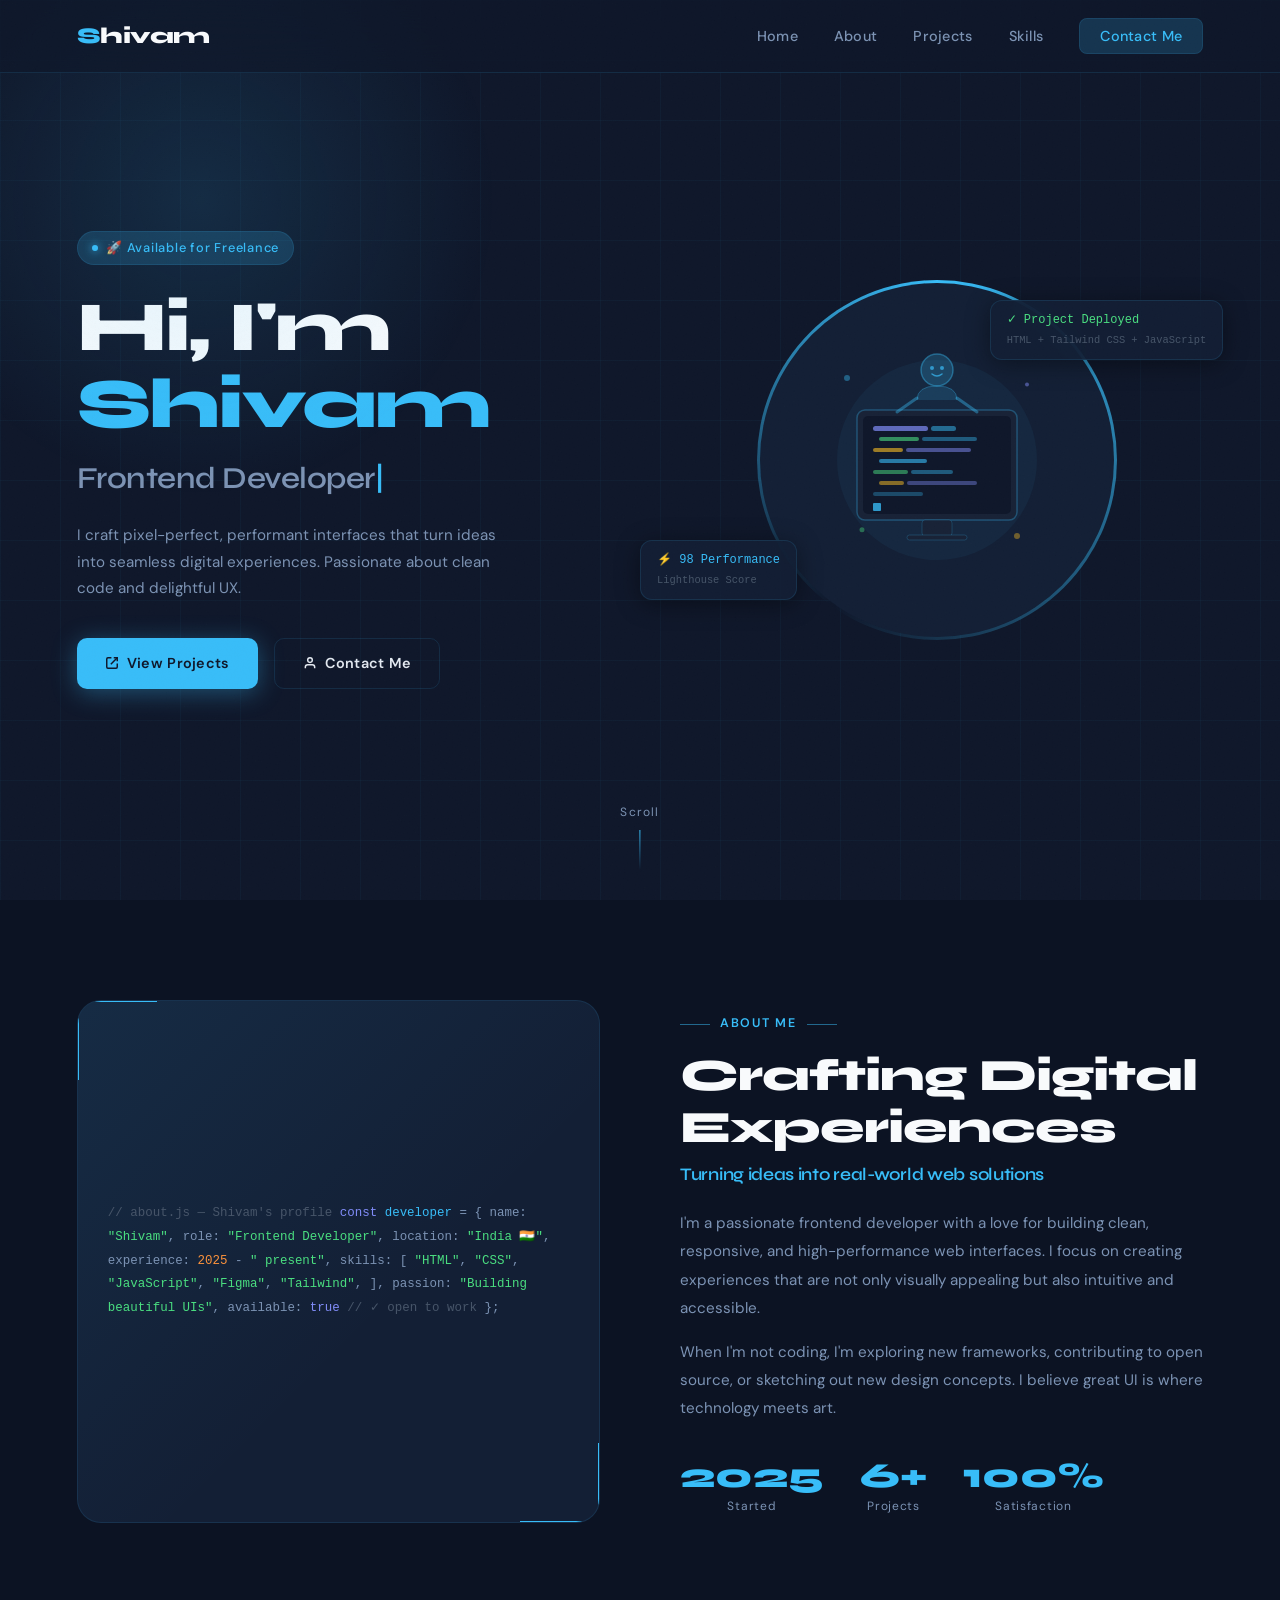
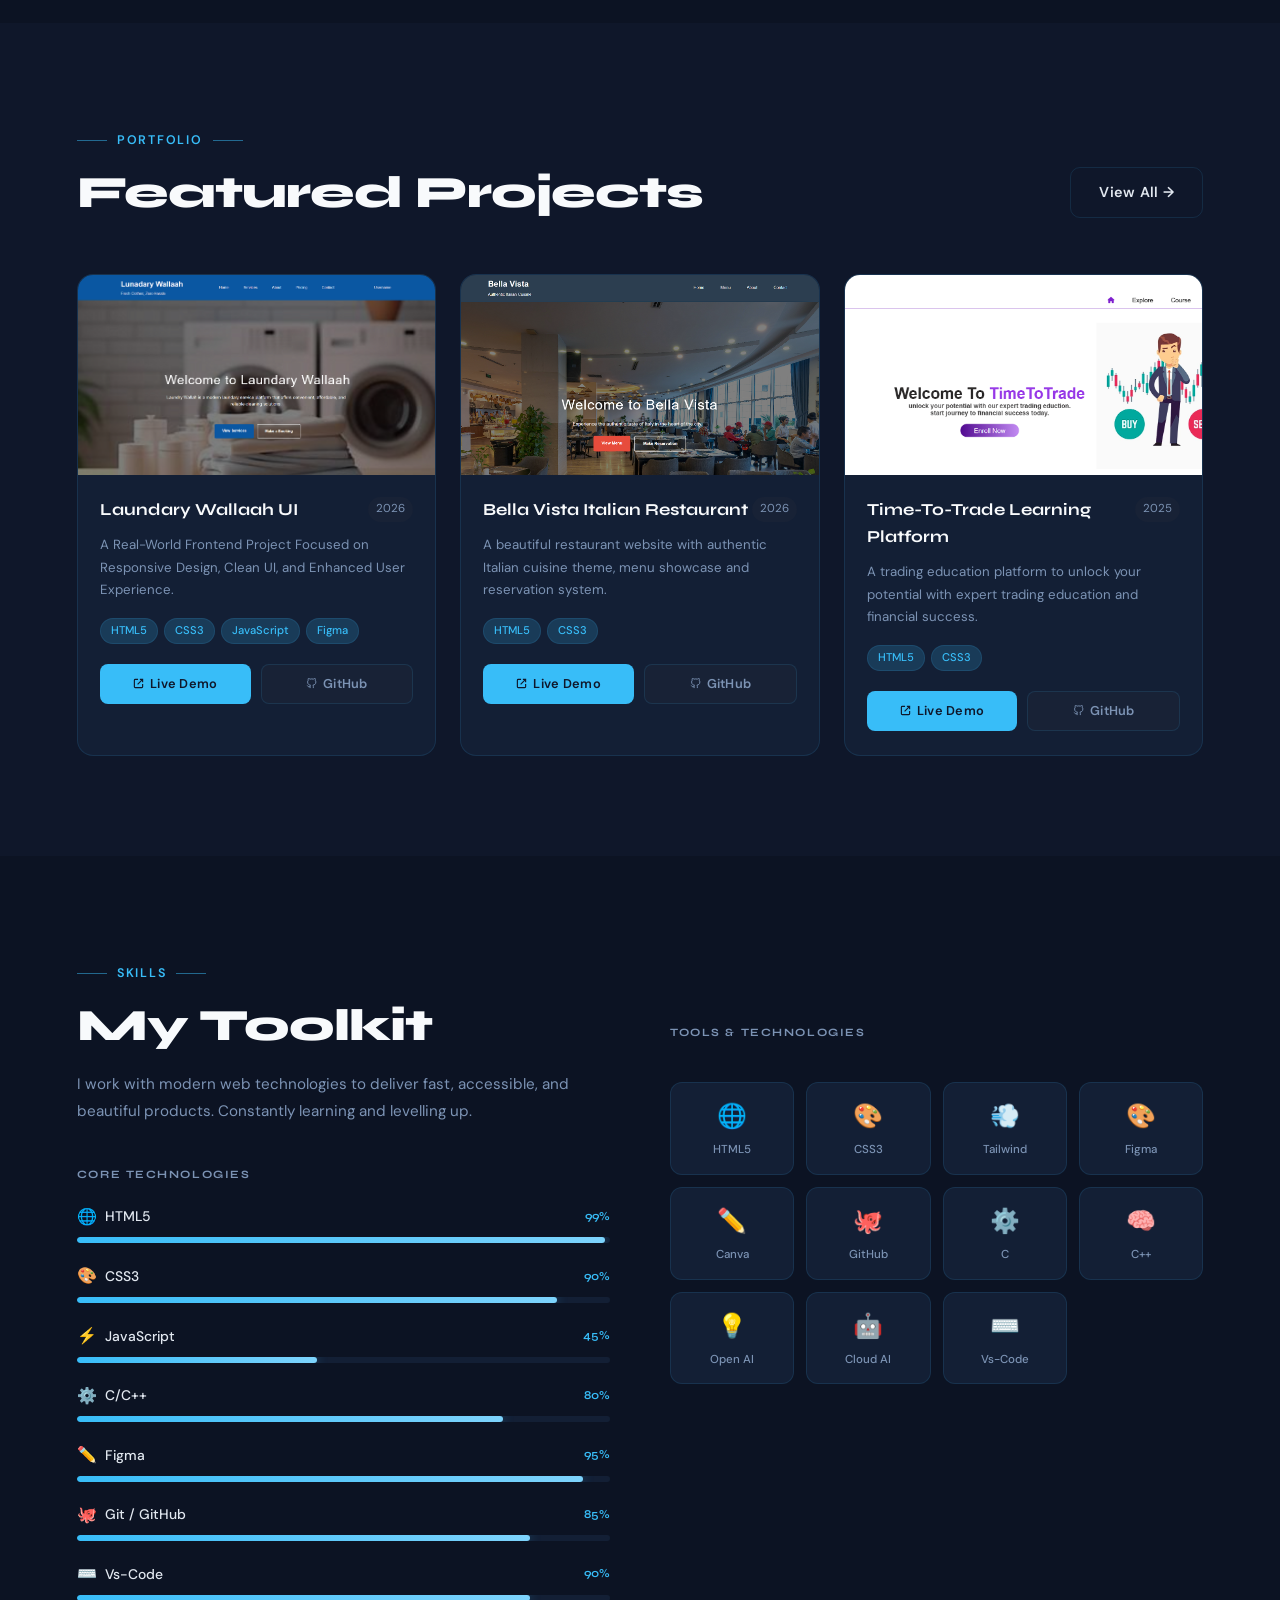
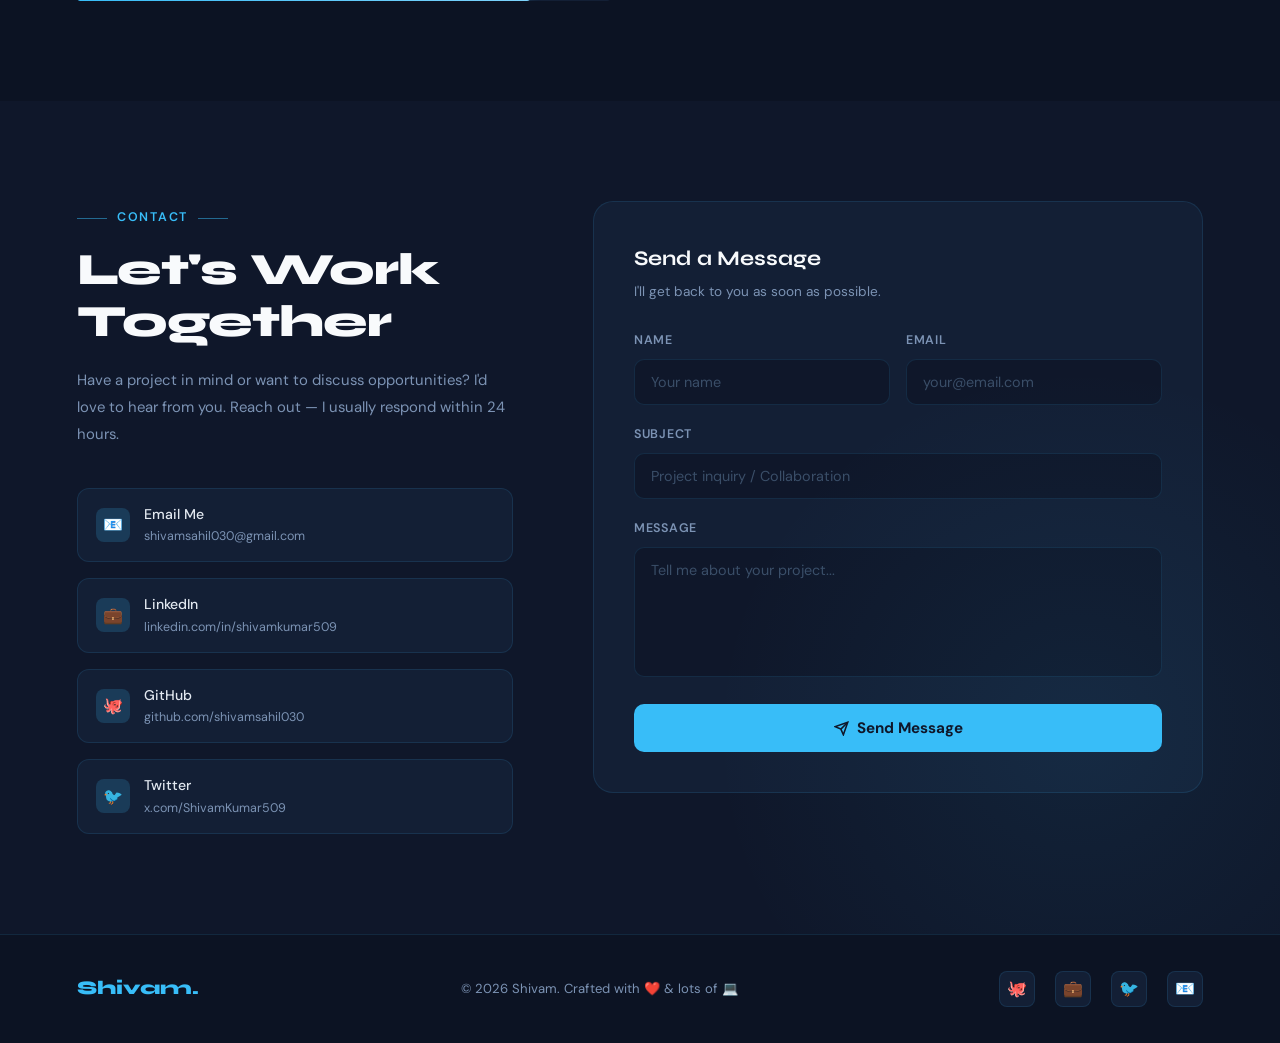
<file: index.html>
<!DOCTYPE html>
<html lang="en">

<head>
  <meta charset="UTF-8">
  <meta name="viewport" content="width=device-width, initial-scale=1.0">
  <title>Shivam — Frontend Developer</title>
  <link
    href="https://fonts.googleapis.com/css2?family=Syne:wght@400;500;600;700;800&family=DM+Sans:ital,wght@0,300;0,400;0,500;1,300&display=swap"
    rel="stylesheet">
  <link rel="stylesheet" href="index.css">
</head>

<body>

  <!-- NAVBAR -->
  <nav id="navbar">
    <div class="logo">S<span>hivam</span></div>
    <ul>
      <li><a href="#hero">Home</a></li>
      <li><a href="#about">About</a></li>
      <li><a href="#projects">Projects</a></li>
      <li><a href="#skills">Skills</a></li>
      <li><a href="#contact" class="nav-cta">Contact Me</a></li>
    </ul>
    <div class="burger" id="burgerBtn"><span></span><span></span><span></span></div>
  </nav>

  <!-- MOBILE MENU -->
  <div class="mobile-menu" id="mobileMenu">
    <button class="close-btn" id="closeMenu">✕</button>
    <a href="#hero" onclick="closeMobile()">Home</a>
    <a href="#about" onclick="closeMobile()">About</a>
    <a href="projects.html" onclick="closeMobile()">Projects</a>
    <a href="#skills" onclick="closeMobile()">Skills</a>
    <a href="#contact" onclick="closeMobile()">Contact Me</a>
  </div>

  <!-- HERO -->
  <section id="hero">
    <div class="hero-grid">
      <div class="hero-content">
        <div class="hero-badge">🚀 Available for Freelance</div>
        <h1>Hi, I'm<br><span class="blue">Shivam</span></h1>
        <p class="hero-sub"><span id="typedText"></span><span class="typed-cursor">|</span></p>
        <p class="hero-para">I craft pixel-perfect, performant interfaces that turn ideas into seamless digital
          experiences. Passionate about clean code and delightful UX.</p>
        <div class="hero-btns">
          <a href="#projects" class="btn btn-primary">
            <svg width="14" height="14" viewBox="0 0 24 24" fill="none" stroke="currentColor" stroke-width="2.5">
              <polyline points="15 3 21 3 21 9" />
              <line x1="10" y1="14" x2="21" y2="3" />
              <path d="M21 13v6a2 2 0 01-2 2H5a2 2 0 01-2-2V5a2 2 0 012-2h6" />
            </svg>
            View Projects
          </a>
          <a href="#contact" class="btn btn-outline">
            <svg width="14" height="14" viewBox="0 0 24 24" fill="none" stroke="currentColor" stroke-width="2.5">
              <path d="M20 21v-2a4 4 0 00-4-4H8a4 4 0 00-4 4v2" />
              <circle cx="12" cy="7" r="4" />
            </svg>
            Contact Me
          </a>
        </div>
      </div>
      <div class="hero-visual">
        <div class="hero-avatar-ring">
          <div class="hero-avatar-inner">
            <svg class="dev-svg" viewBox="0 0 260 260" fill="none" xmlns="http://www.w3.org/2000/svg">
              <circle cx="130" cy="130" r="100" fill="rgba(56,189,248,0.05)" />
              <rect x="50" y="80" width="160" height="110" rx="8" fill="#182236" stroke="rgba(56,189,248,0.3)"
                stroke-width="1.5" />
              <rect x="56" y="86" width="148" height="98" rx="5" fill="#0f172a" />
              <rect x="115" y="190" width="30" height="16" rx="3" fill="#182236" stroke="rgba(56,189,248,0.2)"
                stroke-width="1" />
              <rect x="100" y="205" width="60" height="5" rx="2.5" fill="#182236" stroke="rgba(56,189,248,0.2)"
                stroke-width="1" />
              <rect x="66" y="96" width="55" height="5" rx="2.5" fill="rgba(129,140,248,0.7)" />
              <rect x="124" y="96" width="25" height="5" rx="2.5" fill="rgba(56,189,248,0.5)" />
              <rect x="72" y="107" width="40" height="4" rx="2" fill="rgba(74,222,128,0.6)" />
              <rect x="115" y="107" width="55" height="4" rx="2" fill="rgba(56,189,248,0.4)" />
              <rect x="66" y="118" width="30" height="4" rx="2" fill="rgba(251,191,36,0.6)" />
              <rect x="99" y="118" width="65" height="4" rx="2" fill="rgba(129,140,248,0.5)" />
              <rect x="72" y="129" width="48" height="4" rx="2" fill="rgba(56,189,248,0.6)" />
              <rect x="66" y="140" width="35" height="4" rx="2" fill="rgba(74,222,128,0.5)" />
              <rect x="104" y="140" width="42" height="4" rx="2" fill="rgba(56,189,248,0.4)" />
              <rect x="72" y="151" width="25" height="4" rx="2" fill="rgba(251,191,36,0.5)" />
              <rect x="100" y="151" width="70" height="4" rx="2" fill="rgba(129,140,248,0.4)" />
              <rect x="66" y="162" width="50" height="4" rx="2" fill="rgba(56,189,248,0.3)" />
              <rect x="66" y="173" width="8" height="8" rx="1" fill="rgba(56,189,248,0.9)">
                <animate attributeName="opacity" values="1;0;1" dur="1s" repeatCount="indefinite" />
              </rect>
              <circle cx="130" cy="40" r="16" fill="rgba(56,189,248,0.2)" stroke="rgba(56,189,248,0.4)"
                stroke-width="1.5" />
              <circle cx="125" cy="38" r="2" fill="rgba(56,189,248,0.7)" />
              <circle cx="135" cy="38" r="2" fill="rgba(56,189,248,0.7)" />
              <path d="M 125 44 Q 130 48 135 44" stroke="rgba(56,189,248,0.7)" stroke-width="1.5" fill="none"
                stroke-linecap="round" />
              <path d="M 110 70 Q 110 56 130 56 Q 150 56 150 70" fill="rgba(56,189,248,0.15)"
                stroke="rgba(56,189,248,0.3)" stroke-width="1" />
              <path d="M 110 68 L 90 82" stroke="rgba(56,189,248,0.4)" stroke-width="3" stroke-linecap="round" />
              <path d="M 150 68 L 170 82" stroke="rgba(56,189,248,0.4)" stroke-width="3" stroke-linecap="round" />
              <circle cx="40" cy="50" r="3" fill="rgba(56,189,248,0.4)">
                <animate attributeName="cy" values="50;44;50" dur="2.5s" repeatCount="indefinite" />
              </circle>
              <circle cx="220" cy="60" r="2" fill="rgba(129,140,248,0.5)">
                <animate attributeName="cy" values="60;54;60" dur="2s" repeatCount="indefinite" />
              </circle>
              <circle cx="55" cy="200" r="2.5" fill="rgba(74,222,128,0.4)">
                <animate attributeName="cy" values="200;194;200" dur="3s" repeatCount="indefinite" />
              </circle>
              <circle cx="210" cy="210" r="3" fill="rgba(251,191,36,0.4)">
                <animate attributeName="cy" values="210;204;210" dur="2.2s" repeatCount="indefinite" />
              </circle>
            </svg>
          </div>
        </div>
        <div class="float-card fc1">
          <div style="color:#4ade80;margin-bottom:2px">✓ Project Deployed</div>
          <div style="color:#475569;font-size:.65rem">HTML + Tailwind CSS + JavaScript</div>
        </div>
        <div class="float-card fc2">
          <div style="margin-bottom:2px">⚡ 98 Performance</div>
          <div style="color:#475569;font-size:.65rem">Lighthouse Score</div>
        </div>
      </div>
    </div>
    <div class="hero-scroll">
      <span>Scroll</span>
      <div class="scroll-line"></div>
    </div>
  </section>

  <!-- ABOUT -->
  <section id="about">
    <div class="section-wrap">
      <div class="about-grid">
        <div class="about-img-wrap reveal">
          <div class="about-box">
            <div class="about-corner"></div>
            <div class="about-corner br"></div>
            <div class="code-block">
              <span class="cm">// about.js — Shivam's profile</span>

              <span class="kw">const</span> <span class="fn">developer</span> = {
              name: <span class="str">"Shivam"</span>,
              role: <span class="str">"Frontend Developer"</span>,
              location: <span class="str">"India 🇮🇳"</span>,
              experience: <span class="num">2025</span> - <span class="str">" present"</span>,

              skills: [
              <span class="str">"HTML"</span>, <span class="str">"CSS"</span>,
              <span class="str">"JavaScript"</span>, <span class="str">"Figma"</span>,
              <span class="str">"Tailwind"</span>,
              ],

              passion: <span class="str">"Building beautiful UIs"</span>,
              available: <span class="kw">true</span> <span class="cm">// ✓ open to work</span>
              };
            </div>
          </div>
        </div>
        <div class="about-text-col reveal reveal-delay-1">
          <div class="section-label">About Me</div>
          <h2 class="section-title">Crafting Digital<br>Experiences</h2>
          <p class="about-subtitle">Turning ideas into real-world web solutions</p>
          <p class="about-text">I'm a passionate frontend developer with a love for building clean, responsive, and
            high-performance web interfaces. I focus on creating experiences that are not only visually appealing but
            also intuitive and accessible.</p>
          <p class="about-text">When I'm not coding, I'm exploring new frameworks, contributing to open source, or
            sketching out new design concepts. I believe great UI is where technology meets art.</p>
          <div class="about-stats">
            <div class="stat-item">
              <div class="stat-num">2025</div>
              <div class="stat-lbl">Started</div>
            </div>
            <div class="stat-item">
              <div class="stat-num">6+</div>
              <div class="stat-lbl">Projects</div>
            </div>
            <div class="stat-item">
              <div class="stat-num">100%</div>
              <div class="stat-lbl">Satisfaction</div>
            </div>
          </div>
        </div>
      </div>
    </div>
  </section>

  <!-- PROJECTS -->
  <section id="projects">
    <div class="section-wrap">
      <div class="projects-header">
        <div>
          <div class="section-label">Portfolio</div>
          <h2 class="section-title">Featured Projects</h2>
        </div>
        <a href="projects.html" class="btn btn-outline" style="white-space:nowrap">View All →</a>
      </div>
      <div class="projects-grid">

        <!-- Card 1 -->
        <div class="project-card reveal" onmousemove="cardGlow(event,this)">
          <div class="card-img">
            <img src="Laundarywallah.png" alt="Laundary Wallaah UI">
          </div>
          <div class="card-body">
            <div class="card-top">
              <div class="card-title">Laundary Wallaah UI</div>
              <div class="card-year">2026</div>
            </div>
            <p class="card-desc">A Real-World Frontend Project Focused on Responsive Design, Clean UI, and Enhanced User
              Experience.</p>
            <div class="card-tags">
              <span class="tag">HTML5</span><span class="tag">CSS3</span><span class="tag">JavaScript</span><span
                class="tag">Figma</span>
            </div>
            <div class="card-actions">
              <a href="https://laundary-wallaah-services.netlify.app/" target="_blank"
                class="card-btn card-btn-primary">
                <svg width="11" height="11" viewBox="0 0 24 24" fill="none" stroke="currentColor" stroke-width="2.5">
                  <polyline points="15 3 21 3 21 9" />
                  <line x1="10" y1="14" x2="21" y2="3" />
                  <path d="M21 13v6a2 2 0 01-2 2H5a2 2 0 01-2-2V5a2 2 0 012-2h6" />
                </svg>
                Live Demo
              </a>
              <a href="https://github.com/shivamsahil030/Laundary-wallaah-UI" target="_blank"
                class="card-btn card-btn-outline">
                <svg width="11" height="11" viewBox="0 0 24 24" fill="none" stroke="currentColor" stroke-width="2">
                  <path
                    d="M9 19c-5 1.5-5-2.5-7-3m14 6v-3.87a3.37 3.37 0 00-.94-2.61c3.14-.35 6.44-1.54 6.44-7A5.44 5.44 0 0020 4.77 5.07 5.07 0 0019.91 1S18.73.65 16 2.48a13.38 13.38 0 00-7 0C6.27.65 5.09 1 5.09 1A5.07 5.07 0 005 4.77a5.44 5.44 0 00-1.5 3.78c0 5.42 3.3 6.61 6.44 7A3.37 3.37 0 009 18.13V22" />
                </svg>
                GitHub
              </a>
            </div>
          </div>
        </div>

        <!-- Card 2 -->
        <div class="project-card reveal reveal-delay-1" onmousemove="cardGlow(event,this)">
          <div class="card-img">
            <img src="Bella-Vista.png" alt="Bella Vista Italian Restaurant">
          </div>
          <div class="card-body">
            <div class="card-top">
              <div class="card-title">Bella Vista Italian Restaurant</div>
              <div class="card-year">2026</div>
            </div>
            <p class="card-desc">A beautiful restaurant website with authentic Italian cuisine theme, menu showcase and
              reservation system.</p>
            <div class="card-tags">
              <span class="tag">HTML5</span><span class="tag">CSS3</span>
            </div>
            <div class="card-actions">
              <a href="https://bella-vista-italian-resturant.netlify.app/" target="_blank"
                class="card-btn card-btn-primary">
                <svg width="11" height="11" viewBox="0 0 24 24" fill="none" stroke="currentColor" stroke-width="2.5">
                  <polyline points="15 3 21 3 21 9" />
                  <line x1="10" y1="14" x2="21" y2="3" />
                  <path d="M21 13v6a2 2 0 01-2 2H5a2 2 0 01-2-2V5a2 2 0 012-2h6" />
                </svg>
                Live Demo
              </a>
              <a href="https://github.com/shivamsahil030/Bella-Vista-UI" target="_blank"
                class="card-btn card-btn-outline">
                <svg width="11" height="11" viewBox="0 0 24 24" fill="none" stroke="currentColor" stroke-width="2">
                  <path
                    d="M9 19c-5 1.5-5-2.5-7-3m14 6v-3.87a3.37 3.37 0 00-.94-2.61c3.14-.35 6.44-1.54 6.44-7A5.44 5.44 0 0020 4.77 5.07 5.07 0 0019.91 1S18.73.65 16 2.48a13.38 13.38 0 00-7 0C6.27.65 5.09 1 5.09 1A5.07 5.07 0 005 4.77a5.44 5.44 0 00-1.5 3.78c0 5.42 3.3 6.61 6.44 7A3.37 3.37 0 009 18.13V22" />
                </svg>
                GitHub
              </a>
            </div>
          </div>
        </div>

        <!-- Card 3 -->
        <div class="project-card reveal reveal-delay-2" onmousemove="cardGlow(event,this)">
          <div class="card-img">
            <img src="Time-to-trade.png" alt="Time To Trade Learning Platform">
          </div>
          <div class="card-body">
            <div class="card-top">
              <div class="card-title">Time-To-Trade Learning Platform</div>
              <div class="card-year">2025</div>
            </div>
            <p class="card-desc">A trading education platform to unlock your potential with expert trading education and
              financial success.</p>
            <div class="card-tags">
              <span class="tag">HTML5</span><span class="tag">CSS3</span>
            </div>
            <div class="card-actions">
              <a href="https://time-to-trade.netlify.app/" target="_blank" class="card-btn card-btn-primary">
                <svg width="11" height="11" viewBox="0 0 24 24" fill="none" stroke="currentColor" stroke-width="2.5">
                  <polyline points="15 3 21 3 21 9" />
                  <line x1="10" y1="14" x2="21" y2="3" />
                  <path d="M21 13v6a2 2 0 01-2 2H5a2 2 0 01-2-2V5a2 2 0 012-2h6" />
                </svg>
                Live Demo
              </a>
              <a href="https://github.com/shivamsahil030/Time-To-Trade" target="_blank"
                class="card-btn card-btn-outline">
                <svg width="11" height="11" viewBox="0 0 24 24" fill="none" stroke="currentColor" stroke-width="2">
                  <path
                    d="M9 19c-5 1.5-5-2.5-7-3m14 6v-3.87a3.37 3.37 0 00-.94-2.61c3.14-.35 6.44-1.54 6.44-7A5.44 5.44 0 0020 4.77 5.07 5.07 0 0019.91 1S18.73.65 16 2.48a13.38 13.38 0 00-7 0C6.27.65 5.09 1 5.09 1A5.07 5.07 0 005 4.77a5.44 5.44 0 00-1.5 3.78c0 5.42 3.3 6.61 6.44 7A3.37 3.37 0 009 18.13V22" />
                </svg>
                GitHub
              </a>
            </div>
          </div>
        </div>

      </div>
    </div>
  </section>

  <!-- SKILLS -->
  <section id="skills">
    <div class="section-wrap">
      <div class="skills-grid">
        <div>
          <div class="section-label reveal">Skills</div>
          <h2 class="section-title reveal reveal-delay-1">My Toolkit</h2>
          <div class="skills-text">
            <p class="reveal reveal-delay-2">I work with modern web technologies to deliver fast, accessible, and
              beautiful products. Constantly learning and levelling up.</p>
          </div>
          <div style="margin-top:40px">
            <div class="skills-cat reveal reveal-delay-3">Core Technologies</div>
            <div class="skill-bars">
              <div class="skill-item reveal">
                <div class="skill-top">
                  <div class="skill-name"><span class="skill-icon">🌐</span> HTML5</div>
                  <div class="skill-pct">99%</div>
                </div>
                <div class="skill-bar">
                  <div class="skill-fill" style="--pct:99%"></div>
                </div>
              </div>
              <div class="skill-item reveal reveal-delay-1">
                <div class="skill-top">
                  <div class="skill-name"><span class="skill-icon">🎨</span> CSS3</div>
                  <div class="skill-pct">90%</div>
                </div>
                <div class="skill-bar">
                  <div class="skill-fill" style="--pct:90%"></div>
                </div>
              </div>
              <div class="skill-item reveal reveal-delay-2">
                <div class="skill-top">
                  <div class="skill-name"><span class="skill-icon">⚡</span> JavaScript</div>
                  <div class="skill-pct">45%</div>
                </div>
                <div class="skill-bar">
                  <div class="skill-fill" style="--pct:45%"></div>
                </div>
              </div>
              <div class="skill-item reveal reveal-delay-2">
                <div class="skill-top">
                  <div class="skill-name"><span class="skill-icon">⚙️</span> C/C++</div>
                  <div class="skill-pct">80%</div>
                </div>
                <div class="skill-bar">
                  <div class="skill-fill" style="--pct:80%"></div>
                </div>
              </div>
              <div class="skill-item reveal reveal-delay-3">
                <div class="skill-top">
                  <div class="skill-name"><span class="skill-icon">✏️</span> Figma</div>
                  <div class="skill-pct">95%</div>
                </div>
                <div class="skill-bar">
                  <div class="skill-fill" style="--pct:95%"></div>
                </div>
              </div>
              <div class="skill-item reveal">
                <div class="skill-top">
                  <div class="skill-name"><span class="skill-icon">🐙</span> Git / GitHub</div>
                  <div class="skill-pct">85%</div>
                </div>
                <div class="skill-bar">
                  <div class="skill-fill" style="--pct:85%"></div>
                </div>
              </div>
              <div class="skill-item reveal">
                <div class="skill-top">
                  <div class="skill-name"><span class="skill-icon">⌨️</span> Vs-Code</div>
                  <div class="skill-pct">90%</div>
                </div>
                <div class="skill-bar">
                  <div class="skill-fill" style="--pct:85%"></div>
                </div>
              </div>
            </div>
          </div>
        </div>
        <div>
          <div class="skills-cat reveal" style="margin-top:68px">Tools & Technologies</div>
          <div class="tools-grid">
            <div class="tool-chip reveal"><span class="ti">🌐</span><span>HTML5</span></div>
            <div class="tool-chip reveal reveal-delay-1"><span class="ti">🎨</span><span>CSS3</span></div>
            <div class="tool-chip reveal reveal-delay-2"><span class="ti">💨</span><span>Tailwind</span></div>
            <div class="tool-chip reveal reveal-delay-3"><span class="ti">🎨</span><span>Figma</span></div>
            <div class="tool-chip reveal reveal-delay-3"><span class="ti">✏️</span><span>Canva</span></div>
            <div class="tool-chip reveal"><span class="ti">🐙</span><span>GitHub</span></div>
            <div class="tool-chip reveal reveal-delay-1"><span class="ti">⚙️</span><span>C</span></div>
            <div class="tool-chip reveal reveal-delay-2"><span class="ti">🧠</span><span>C++</span></div>
            <div class="tool-chip reveal reveal-delay-3"><span class="ti">💡</span><span>Open AI</span></div>
            <div class="tool-chip reveal reveal-delay-3"><span class="ti">🤖</span><span>Cloud AI</span></div>
            <div class="tool-chip reveal reveal-delay-3"><span class="ti">⌨️</span><span>Vs-Code</span></div>

          </div>
        </div>
      </div>
    </div>
  </section>

  <!-- CONTACT -->
  <section id="contact">
    <div class="section-wrap">
      <div class="contact-grid">
        <div class="contact-info reveal">
          <div class="section-label">Contact</div>
          <h2 class="section-title">Let's Work<br>Together</h2>
          <p>Have a project in mind or want to discuss opportunities? I'd love to hear from you. Reach out — I usually
            respond within 24 hours.</p>
          <div class="contact-links">
            <a href="mailto:shivamsahil030@gmail.com" class="c-link">
              <div class="c-link-icon">📧</div>
              <div>
                <div style="color:var(--text);font-weight:500;font-size:.88rem;margin-bottom:2px">Email Me</div>
                <div style="font-size:.78rem">shivamsahil030@gmail.com</div>
              </div>
            </a>
            <a href="https://www.linkedin.com/in/shivamkumar509" target="_blank" class="c-link">
              <div class="c-link-icon">💼</div>
              <div>
                <div style="color:var(--text);font-weight:500;font-size:.88rem;margin-bottom:2px">LinkedIn</div>
                <div style="font-size:.78rem">linkedin.com/in/shivamkumar509</div>
              </div>
            </a>
            <a href="https://github.com/shivamsahil030" target="_blank" class="c-link">
              <div class="c-link-icon">🐙</div>
              <div>
                <div style="color:var(--text);font-weight:500;font-size:.88rem;margin-bottom:2px">GitHub</div>
                <div style="font-size:.78rem">github.com/shivamsahil030</div>
              </div>
            </a>
            <a href="https://x.com/ShivamKumar509" target="_blank" class="c-link">
              <div class="c-link-icon">🐦</div>
              <div>
                <div style="color:var(--text);font-weight:500;font-size:.88rem;margin-bottom:2px">Twitter</div>
                <div style="font-size:.78rem">x.com/ShivamKumar509</div>
              </div>
            </a>
          </div>
        </div>

       <!-- NETLIFY FORM -->
        <div class="contact-form-wrap reveal reveal-delay-1">
          <div style="margin-bottom:28px">
            <h3
              style="font-family:'Syne',sans-serif;font-size:1.3rem;font-weight:700;color:var(--white);margin-bottom:6px">
              Send a Message</h3>
            <p style="color:var(--muted);font-size:.85rem">I'll get back to you as soon as possible.</p>
          </div>
          <form name="contact" method="POST" data-netlify="true" netlify-honeypot="bot-field" action="index.html">
            <input type="hidden" name="form-name" value="contact">
            <p style="display:none"><input name="bot-field"></p>
            <div class="form-row">
              <div class="form-group"><label for="fname">Name</label><input type="text" id="fname" name="name"
                  placeholder="Your name" required></div>
              <div class="form-group"><label for="femail">Email</label><input type="email" id="femail" name="email"
                  placeholder="your@email.com" required></div>
            </div>
            <div class="form-group"><label for="fsubject">Subject</label><input type="text" id="fsubject" name="subject"
                placeholder="Project inquiry / Collaboration"></div>
            <div class="form-group"><label for="fmsg">Message</label><textarea id="fmsg" name="message"
                placeholder="Tell me about your project..." required></textarea></div>
            <button type="submit" class="btn-submit">
              <svg width="15" height="15" viewBox="0 0 24 24" fill="none" stroke="currentColor" stroke-width="2.5">
                <line x1="22" y1="2" x2="11" y2="13" />
                <polygon points="22 2 15 22 11 13 2 9 22 2" />
              </svg>
              Send Message
            </button>
          </form>
        </div>
      </div>
    </div>
  </section>

  <!-- FOOTER -->
  <footer>
    <div class="footer-logo">Shivam.</div>
    <p>© 2026 Shivam. Crafted with ❤️ &amp; lots of 💻</p>
    <div class="footer-links">
      <a href="https://github.com/shivamsahil030" target="_blank" title="GitHub">🐙</a>
      <a href="https://www.linkedin.com/in/shivamkumar509" target="_blank" title="LinkedIn">💼</a>
      <a href="https://x.com/ShivamKumar509" target="_blank" title="Twitter">🐦</a>
      <a href="mailto:shivamsahil030@gmail.com" title="Email">📧</a>
    </div>
  </footer>

  <script>
    const phrases = ['Frontend Developer', 'Web Designer', 'Hustler', 'Creative Coder'];
    let pi = 0, ci = 0, deleting = false, pause = false;
    const el = document.getElementById('typedText');
    function type() {
      if (pause) { setTimeout(type, 1800); pause = false; return; }
      const word = phrases[pi];
      if (!deleting) {
        el.textContent = word.slice(0, ++ci);
        if (ci === word.length) { pause = true; deleting = true; }
        setTimeout(type, 90);
      } else {
        el.textContent = word.slice(0, --ci);
        if (ci === 0) { deleting = false; pi = (pi + 1) % phrases.length; }
        setTimeout(type, 50);
      }
    }
    type();

    const obs = new IntersectionObserver((entries) => {
      entries.forEach(e => {
        if (e.isIntersecting) {
          e.target.classList.add('visible');
          e.target.querySelectorAll('.skill-fill').forEach(b => b.classList.add('animated'));
          obs.unobserve(e.target);
        }
      });
    }, { threshold: 0.12 });
    document.querySelectorAll('.reveal').forEach(el => obs.observe(el));

    const skillObs = new IntersectionObserver((entries) => {
      entries.forEach(e => { if (e.isIntersecting) e.target.querySelectorAll('.skill-fill').forEach(b => b.classList.add('animated')); });
    }, { threshold: 0.2 });
    const skillsSection = document.getElementById('skills');
    if (skillsSection) skillObs.observe(skillsSection);

    function cardGlow(e, card) {
      const rect = card.getBoundingClientRect();
      card.style.setProperty('--mx', ((e.clientX - rect.left) / rect.width * 100) + '%');
      card.style.setProperty('--my', ((e.clientY - rect.top) / rect.height * 100) + '%');
    }

    window.addEventListener('scroll', () => {
      document.getElementById('navbar').style.background = window.scrollY > 50 ? 'rgba(15,23,42,0.95)' : 'rgba(15,23,42,0.7)';
    });

    document.getElementById('burgerBtn').onclick = () => document.getElementById('mobileMenu').classList.add('open');
    document.getElementById('closeMenu').onclick = closeMobile;
    function closeMobile() { document.getElementById('mobileMenu').classList.remove('open'); }

    document.querySelectorAll('a[href^="#"]').forEach(a => {
      a.addEventListener('click', e => {
        const t = document.querySelector(a.getAttribute('href'));
        if (t) { e.preventDefault(); t.scrollIntoView({ behavior: 'smooth', block: 'start' }); }
      });
    });
  </script>
</body>

</html>
</file>
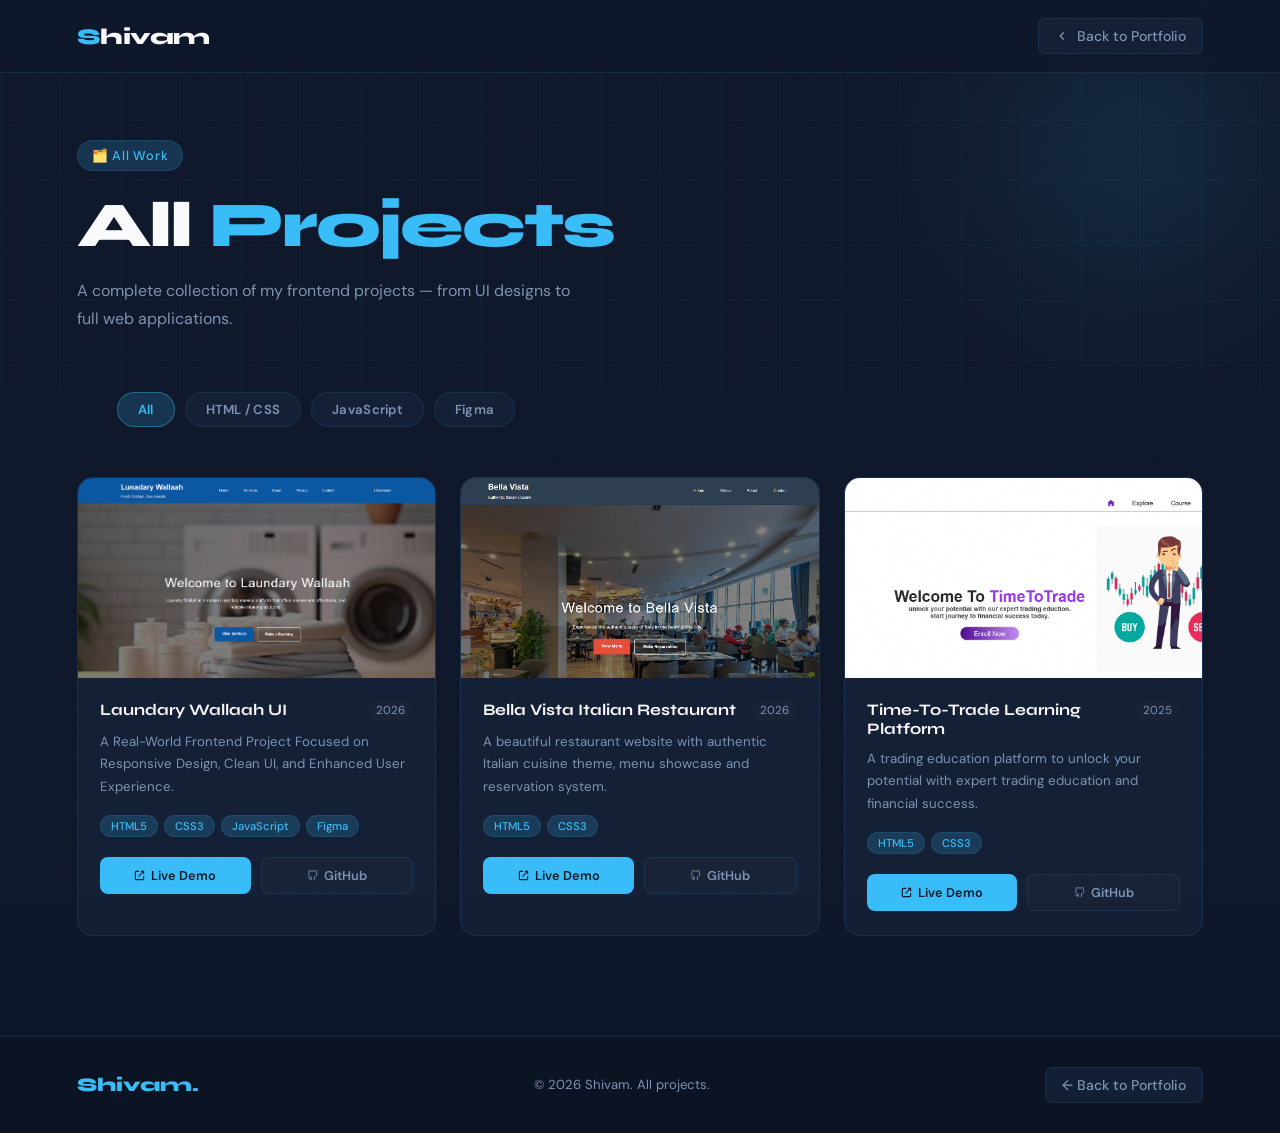
<file: projects.html>
<!DOCTYPE html>
<html lang="en">
<head>
<meta charset="UTF-8">
<meta name="viewport" content="width=device-width, initial-scale=1.0">
<title>All Projects — Shivam</title>
<link href="https://fonts.googleapis.com/css2?family=Syne:wght@400;500;600;700;800&family=DM+Sans:ital,wght@0,300;0,400;0,500;1,300&display=swap" rel="stylesheet">
<link rel="stylesheet" href="project.css">
</head>
<body>

<nav>
  <a href="index.html" class="logo">S<span>hivam</span></a>
  <a href="index.html" class="back-btn">
    <svg width="14" height="14" viewBox="0 0 24 24" fill="none" stroke="currentColor" stroke-width="2.5"><polyline points="15 18 9 12 15 6"/></svg>
    Back to Portfolio
  </a>
</nav>

<div class="page-header">
  <div class="header-inner">
    <div class="page-badge">🗂️ All Work</div>
    <h1 class="page-title">All <span>Projects</span></h1>
    <p class="page-sub">A complete collection of my frontend projects — from UI designs to full web applications.</p>
  </div>
</div>

<div class="filter-wrap">
  <div class="filter-tabs">
    <button class="filter-btn active" onclick="filter('all', this)">All</button>
    <button class="filter-btn" onclick="filter('html-css', this)">HTML / CSS</button>
    <button class="filter-btn" onclick="filter('javascript', this)">JavaScript</button>
    <button class="filter-btn" onclick="filter('figma', this)">Figma</button>
  </div>
</div>

<div class="projects-section">
  <div class="projects-wrap">
    <div class="all-projects-grid" id="projectsGrid">

      <!-- Project 1 -->
      <div class="project-card" data-tags="html-css javascript figma" onmousemove="cardGlow(event,this)">
        <div class="card-img"><img src="Laundarywallah.png" alt="Laundary Wallaah UI"></div>
        <div class="card-body">
          <div class="card-top"><div class="card-title">Laundary Wallaah UI</div><div class="card-year">2026</div></div>
          <p class="card-desc">A Real-World Frontend Project Focused on Responsive Design, Clean UI, and Enhanced User Experience.</p>
          <div class="card-tags"><span class="tag">HTML5</span><span class="tag">CSS3</span><span class="tag">JavaScript</span><span class="tag">Figma</span></div>
          <div class="card-actions">
            <a href="https://laundary-wallaah-services.netlify.app/" target="_blank" class="card-btn card-btn-primary">
              <svg width="11" height="11" viewBox="0 0 24 24" fill="none" stroke="currentColor" stroke-width="2.5"><polyline points="15 3 21 3 21 9"/><line x1="10" y1="14" x2="21" y2="3"/><path d="M21 13v6a2 2 0 01-2 2H5a2 2 0 01-2-2V5a2 2 0 012-2h6"/></svg>Live Demo
            </a>
            <a href="https://github.com/shivamsahil030/Laundary-wallaah-UI" target="_blank" class="card-btn card-btn-outline">
              <svg width="11" height="11" viewBox="0 0 24 24" fill="none" stroke="currentColor" stroke-width="2"><path d="M9 19c-5 1.5-5-2.5-7-3m14 6v-3.87a3.37 3.37 0 00-.94-2.61c3.14-.35 6.44-1.54 6.44-7A5.44 5.44 0 0020 4.77 5.07 5.07 0 0019.91 1S18.73.65 16 2.48a13.38 13.38 0 00-7 0C6.27.65 5.09 1 5.09 1A5.07 5.07 0 005 4.77a5.44 5.44 0 00-1.5 3.78c0 5.42 3.3 6.61 6.44 7A3.37 3.37 0 009 18.13V22"/></svg>GitHub
            </a>
          </div>
        </div>
      </div>

      <!-- Project 2 -->
      <div class="project-card" data-tags="html-css" onmousemove="cardGlow(event,this)">
        <div class="card-img"><img src="Bella-Vista.png" alt="Bella Vista Italian Restaurant"></div>
        <div class="card-body">
          <div class="card-top"><div class="card-title">Bella Vista Italian Restaurant</div><div class="card-year">2026</div></div>
          <p class="card-desc">A beautiful restaurant website with authentic Italian cuisine theme, menu showcase and reservation system.</p>
          <div class="card-tags"><span class="tag">HTML5</span><span class="tag">CSS3</span></div>
          <div class="card-actions">
            <a href="https://bella-vista-italian-resturant.netlify.app/" target="_blank" class="card-btn card-btn-primary">
              <svg width="11" height="11" viewBox="0 0 24 24" fill="none" stroke="currentColor" stroke-width="2.5"><polyline points="15 3 21 3 21 9"/><line x1="10" y1="14" x2="21" y2="3"/><path d="M21 13v6a2 2 0 01-2 2H5a2 2 0 01-2-2V5a2 2 0 012-2h6"/></svg>Live Demo
            </a>
            <a href="https://github.com/shivamsahil030/Bella-Vista-UI" target="_blank" class="card-btn card-btn-outline">
              <svg width="11" height="11" viewBox="0 0 24 24" fill="none" stroke="currentColor" stroke-width="2"><path d="M9 19c-5 1.5-5-2.5-7-3m14 6v-3.87a3.37 3.37 0 00-.94-2.61c3.14-.35 6.44-1.54 6.44-7A5.44 5.44 0 0020 4.77 5.07 5.07 0 0019.91 1S18.73.65 16 2.48a13.38 13.38 0 00-7 0C6.27.65 5.09 1 5.09 1A5.07 5.07 0 005 4.77a5.44 5.44 0 00-1.5 3.78c0 5.42 3.3 6.61 6.44 7A3.37 3.37 0 009 18.13V22"/></svg>GitHub
            </a>
          </div>
        </div>
      </div>

      <!-- Project 3 -->
      <div class="project-card" data-tags="html-css" onmousemove="cardGlow(event,this)">
        <div class="card-img"><img src="Time-to-trade.png" alt="Time To Trade"></div>
        <div class="card-body">
          <div class="card-top"><div class="card-title">Time-To-Trade Learning Platform</div><div class="card-year">2025</div></div>
          <p class="card-desc">A trading education platform to unlock your potential with expert trading education and financial success.</p>
          <div class="card-tags"><span class="tag">HTML5</span><span class="tag">CSS3</span></div>
          <div class="card-actions">
            <a href="https://time-to-trade.netlify.app/" target="_blank" class="card-btn card-btn-primary">
              <svg width="11" height="11" viewBox="0 0 24 24" fill="none" stroke="currentColor" stroke-width="2.5"><polyline points="15 3 21 3 21 9"/><line x1="10" y1="14" x2="21" y2="3"/><path d="M21 13v6a2 2 0 01-2 2H5a2 2 0 01-2-2V5a2 2 0 012-2h6"/></svg>Live Demo
            </a>
            <a href="https://github.com/shivamsahil030/Time-To-Trade" target="_blank" class="card-btn card-btn-outline">
              <svg width="11" height="11" viewBox="0 0 24 24" fill="none" stroke="currentColor" stroke-width="2"><path d="M9 19c-5 1.5-5-2.5-7-3m14 6v-3.87a3.37 3.37 0 00-.94-2.61c3.14-.35 6.44-1.54 6.44-7A5.44 5.44 0 0020 4.77 5.07 5.07 0 0019.91 1S18.73.65 16 2.48a13.38 13.38 0 00-7 0C6.27.65 5.09 1 5.09 1A5.07 5.07 0 005 4.77a5.44 5.44 0 00-1.5 3.78c0 5.42 3.3 6.61 6.44 7A3.37 3.37 0 009 18.13V22"/></svg>GitHub
            </a>
          </div>
        </div>
      </div>

      <!-- ADD MORE PROJECTS — just duplicate a card above and fill in your details! -->

    </div>
  </div>
</div>

<footer>
  <div class="footer-logo">Shivam.</div>
  <p>© 2026 Shivam. All projects.</p>
  <a href="index.html" class="back-btn">← Back to Portfolio</a>
</footer>

<script>
  function cardGlow(e, card) {
    const rect = card.getBoundingClientRect();
    card.style.setProperty('--mx', ((e.clientX - rect.left) / rect.width * 100) + '%');
    card.style.setProperty('--my', ((e.clientY - rect.top) / rect.height * 100) + '%');
  }

  function filter(tag, btn) {
    document.querySelectorAll('.filter-btn').forEach(b => b.classList.remove('active'));
    btn.classList.add('active');
    document.querySelectorAll('.project-card').forEach(card => {
      if (tag === 'all' || card.dataset.tags.includes(tag)) {
        card.classList.remove('hidden');
      } else {
        card.classList.add('hidden');
      }
    });
  }
</script>
</body>
</html>
</file>
<file: index.css>
:root {
    --bg: #0f172a;
    --bg2: #0c1323;
    --surface: #131f35;
    --surface2: #182236;
    --border: rgba(56, 189, 248, 0.12);
    --blue: #38bdf8;
    --blue-dim: rgba(56, 189, 248, 0.18);
    --blue-glow: rgba(56, 189, 248, 0.35);
    --text: #e2e8f0;
    --muted: #7c93b4;
    --white: #f8fafc;
    --radius: 16px;
  }

  *, *::before, *::after { box-sizing: border-box; margin: 0; padding: 0; }
  html { scroll-behavior: smooth; }
  body { font-family: 'DM Sans', sans-serif; background: var(--bg); color: var(--text); overflow-x: hidden; line-height: 1.6; }

  body::before {
    content: '';
    position: fixed; inset: 0;
    background-image: url("data:image/svg+xml,%3Csvg xmlns='http://www.w3.org/2000/svg' width='300' height='300'%3E%3Cfilter id='n'%3E%3CfeTurbulence type='fractalNoise' baseFrequency='0.65' numOctaves='3' stitchTiles='stitch'/%3E%3C/filter%3E%3Crect width='300' height='300' filter='url(%23n)' opacity='0.035'/%3E%3C/svg%3E");
    pointer-events: none; z-index: 9999; opacity: .5;
  }

  ::-webkit-scrollbar { width: 5px; }
  ::-webkit-scrollbar-track { background: var(--bg2); }
  ::-webkit-scrollbar-thumb { background: var(--blue-glow); border-radius: 4px; }

  /* NAVBAR */
  nav {
    position: fixed; top: 0; left: 0; right: 0; z-index: 100;
    display: flex; align-items: center; justify-content: space-between;
    padding: 18px 6%;
    background: rgba(15,23,42,0.7);
    backdrop-filter: blur(20px);
    border-bottom: 1px solid var(--border);
    transition: all .3s;
  }
  .logo { font-family: 'Syne', sans-serif; font-weight: 800; font-size: 1.4rem; color: var(--blue); letter-spacing: -0.5px; }
  .logo span { color: var(--white); }
  nav ul { list-style: none; display: flex; gap: 36px; }
  nav ul a { text-decoration: none; color: var(--muted); font-size: .9rem; font-weight: 500; letter-spacing: .02em; transition: color .2s; position: relative; }
  nav ul a::after { content: ''; position: absolute; bottom: -4px; left: 0; width: 0; height: 1.5px; background: var(--blue); transition: width .3s; }
  nav ul a:hover { color: var(--blue); }
  nav ul a:hover::after { width: 100%; }
  .nav-cta { background: var(--blue-dim); border: 1px solid var(--border); color: var(--blue) !important; padding: 8px 20px; border-radius: 8px; transition: background .2s, box-shadow .2s !important; }
  .nav-cta:hover { background: rgba(56,189,248,.28) !important; box-shadow: 0 0 18px var(--blue-glow); }
  .nav-cta::after { display: none !important; }

  .burger { display: none; flex-direction: column; gap: 5px; cursor: pointer; }
  .burger span { display: block; width: 24px; height: 2px; background: var(--blue); border-radius: 2px; transition: .3s; }

  /* HERO */
  #hero { min-height: 100vh; display: flex; align-items: center; padding: 120px 6% 100px; position: relative; overflow: hidden; }
  .hero-grid { display: grid; grid-template-columns: 1fr 1fr; gap: 60px; align-items: center; width: 100%; max-width: 1200px; margin: auto; }
  #hero::before { content: ''; position: absolute; inset: 0; background-image: linear-gradient(rgba(56,189,248,.04) 1px, transparent 1px), linear-gradient(90deg, rgba(56,189,248,.04) 1px, transparent 1px); background-size: 60px 60px; }
  #hero::after { content: ''; position: absolute; width: 600px; height: 600px; background: radial-gradient(circle, rgba(56,189,248,.12) 0%, transparent 70%); top: -100px; left: -100px; pointer-events: none; }

  .hero-badge { display: inline-flex; align-items: center; gap: 8px; background: var(--blue-dim); border: 1px solid var(--border); padding: 6px 14px; border-radius: 100px; font-size: .8rem; color: var(--blue); font-weight: 500; margin-bottom: 24px; letter-spacing: .06em; animation: fadeUp .6s ease both; }
  .hero-badge::before { content: ''; width: 6px; height: 6px; border-radius: 50%; background: var(--blue); box-shadow: 0 0 8px var(--blue); animation: pulse 2s infinite; }
  @keyframes pulse { 0%,100% { opacity:1; } 50% { opacity:.4; } }

  h1 { font-family: 'Syne', sans-serif; font-size: clamp(3rem, 5.5vw, 5.2rem); font-weight: 800; line-height: 1.08; letter-spacing: -2px; color: var(--white); animation: fadeUp .7s .1s ease both; }
  h1 .blue { color: var(--blue); }
  .hero-sub { font-family: 'Syne', sans-serif; font-size: clamp(1.3rem, 2.5vw, 1.9rem); font-weight: 600; color: var(--muted); margin: 12px 0 20px; letter-spacing: -0.5px; animation: fadeUp .7s .2s ease both; }
  .typed-cursor { color: var(--blue); animation: blink .8s infinite; }
  @keyframes blink { 0%,100%{opacity:1} 50%{opacity:0} }

  .hero-para { color: var(--muted); font-size: .95rem; line-height: 1.75; max-width: 440px; margin-bottom: 36px; animation: fadeUp .7s .3s ease both; }
  .hero-btns { display: flex; gap: 16px; flex-wrap: wrap; animation: fadeUp .7s .4s ease both; }

  .btn { display: inline-flex; align-items: center; gap: 8px; padding: 13px 28px; border-radius: 10px; font-size: .9rem; font-weight: 600; text-decoration: none; letter-spacing: .02em; cursor: pointer; border: none; transition: transform .2s, box-shadow .2s, background .2s; font-family: inherit; position: relative; z-index: 2; }
  .btn:hover { transform: translateY(-2px); }
  .btn-primary { background: var(--blue); color: #0f172a; box-shadow: 0 4px 24px rgba(56,189,248,.35); }
  .btn-primary:hover { box-shadow: 0 6px 36px rgba(56,189,248,.55); }
  .btn-outline { background: transparent; border: 1.5px solid var(--border); color: var(--text); }
  .btn-outline:hover { border-color: var(--blue); color: var(--blue); box-shadow: 0 0 20px var(--blue-glow); }

  .hero-visual { position: relative; display: flex; justify-content: center; align-items: center; animation: fadeUp .8s .3s ease both; }
  .hero-avatar-ring { width: 360px; height: 360px; border-radius: 50%; background: conic-gradient(from 0deg, var(--blue), transparent 60%, var(--blue) 100%); padding: 3px; animation: spin 8s linear infinite; }
  @keyframes spin { to { transform: rotate(360deg); } }
  .hero-avatar-inner { width: 100%; height: 100%; border-radius: 50%; background: var(--surface); display: flex; align-items: center; justify-content: center; overflow: hidden; position: relative; }
  .dev-svg { width: 260px; height: 260px; }

  .float-card { position: absolute; background: rgba(19,31,53,.92); border: 1px solid var(--border); border-radius: 12px; padding: 10px 16px; font-size: .75rem; color: var(--blue); font-family: monospace; backdrop-filter: blur(12px); box-shadow: 0 4px 24px rgba(0,0,0,.4); animation: float 4s ease-in-out infinite; }
  .fc1 { top: 20px; right: -20px; }
  .fc2 { bottom: 40px; left: -30px; animation-delay: -1.5s; }
  @keyframes float { 0%,100%{transform:translateY(0)} 50%{transform:translateY(-10px)} }

  /* SCROLL INDICATOR — fixed for mobile */
  .hero-scroll { position: absolute; bottom: 30px; left: 50%; transform: translateX(-50%); display: flex; flex-direction: column; align-items: center; gap: 8px; color: var(--muted); font-size: .75rem; letter-spacing: .1em; animation: fadeIn 1s 1s ease both; pointer-events: none; z-index: 1; }
  .scroll-line { width: 1px; height: 40px; background: linear-gradient(to bottom, var(--blue), transparent); animation: scrollDown 1.5s ease-in-out infinite; }
  @keyframes scrollDown { 0%{transform:scaleY(0);transform-origin:top} 50%{transform:scaleY(1);transform-origin:top} 51%{transform:scaleY(1);transform-origin:bottom} 100%{transform:scaleY(0);transform-origin:bottom} }

  /* SECTIONS */
  section { padding: 100px 6%; }
  .section-wrap { max-width: 1200px; margin: auto; }
  .section-label { display: inline-flex; align-items: center; gap: 10px; color: var(--blue); font-size: .78rem; font-weight: 600; letter-spacing: .14em; text-transform: uppercase; margin-bottom: 16px; }
  .section-label::before, .section-label::after { content: ''; height: 1px; background: var(--blue); opacity: .5; }
  .section-label::before { width: 30px; }
  .section-label::after { width: 30px; }
  .section-title { font-family: 'Syne', sans-serif; font-size: clamp(2rem, 3.5vw, 3rem); font-weight: 800; color: var(--white); line-height: 1.15; letter-spacing: -1px; }

  /* ABOUT */
  #about { background: var(--bg2); }
  .about-grid { display: grid; grid-template-columns: 1fr 1fr; gap: 80px; align-items: center; }
  .about-box { width: 100%; aspect-ratio: 1; background: var(--surface); border-radius: 24px; overflow: hidden; border: 1px solid var(--border); display: flex; align-items: center; justify-content: center; position: relative; }
  .about-box::before { content: ''; position: absolute; inset: 0; background: linear-gradient(135deg, rgba(56,189,248,.08) 0%, transparent 60%); }
  .code-block { font-family: 'Courier New', monospace; font-size: .78rem; color: var(--muted); line-height: 1.9; padding: 30px; position: relative; z-index: 1; }
  .code-block .kw { color: #818cf8; }
  .code-block .fn { color: var(--blue); }
  .code-block .str { color: #4ade80; }
  .code-block .num { color: #fb923c; }
  .code-block .cm { color: #475569; }
  .about-corner { position: absolute; width: 80px; height: 80px; border-top: 2px solid var(--blue); border-left: 2px solid var(--blue); border-radius: 8px 0 0 0; top: -1px; left: -1px; }
  .about-corner.br { border-top: none; border-left: none; border-bottom: 2px solid var(--blue); border-right: 2px solid var(--blue); border-radius: 0 0 8px 0; top: auto; left: auto; bottom: -1px; right: -1px; }
  .about-subtitle { font-family: 'Syne', sans-serif; font-size: 1.1rem; color: var(--blue); font-weight: 600; margin: 8px 0 20px; letter-spacing: -.3px; }
  .about-text { color: var(--muted); font-size: .95rem; line-height: 1.85; margin-bottom: 16px; }
  .about-stats { display: flex; gap: 36px; margin-top: 36px; flex-wrap: wrap; }
  .stat-item { text-align: center; }
  .stat-num { font-family: 'Syne', sans-serif; font-size: 2.2rem; font-weight: 800; color: var(--blue); line-height: 1; }
  .stat-lbl { font-size: .75rem; color: var(--muted); letter-spacing: .06em; margin-top: 4px; }

  /* PROJECTS */
  #projects { background: var(--bg); }
  .projects-header { display: flex; justify-content: space-between; align-items: flex-end; margin-bottom: 56px; flex-wrap: wrap; gap: 20px; }
  .projects-grid { display: grid; grid-template-columns: repeat(3, 1fr); gap: 24px; }

  .project-card { background: var(--surface); border: 1px solid var(--border); border-radius: var(--radius); overflow: hidden; transition: transform .3s, box-shadow .3s, border-color .3s; position: relative; }
  .project-card::before { content: ''; position: absolute; inset: 0; background: radial-gradient(600px circle at var(--mx,50%) var(--my,50%), rgba(56,189,248,.06), transparent 50%); opacity: 0; transition: opacity .3s; pointer-events: none; z-index: 0; }
  .project-card:hover::before { opacity: 1; }
  .project-card:hover { transform: translateY(-6px); border-color: rgba(56,189,248,.35); box-shadow: 0 12px 48px rgba(56,189,248,.15), 0 0 0 1px rgba(56,189,248,.1); }

  /* Card image with real screenshot */
  .card-img { width: 100%; height: 200px; overflow: hidden; position: relative; }
  .card-img img { width: 100%; height: 100%; object-fit: cover; object-position: top; display: block; transition: transform .4s ease; }
  .project-card:hover .card-img img { transform: scale(1.05); }

  .card-body { padding: 22px 22px 24px; position: relative; z-index: 1; }
  .card-top { display: flex; justify-content: space-between; align-items: flex-start; margin-bottom: 10px; }
  .card-title { font-family: 'Syne', sans-serif; font-size: 1.05rem; font-weight: 700; color: var(--white); }
  .card-year { font-size: .72rem; color: var(--muted); background: var(--surface2); padding: 3px 8px; border-radius: 100px; flex-shrink: 0; }
  .card-desc { font-size: .83rem; color: var(--muted); line-height: 1.7; margin-bottom: 16px; }
  .card-tags { display: flex; flex-wrap: wrap; gap: 6px; margin-bottom: 20px; }
  .tag { font-size: .7rem; color: var(--blue); background: var(--blue-dim); border: 1px solid var(--border); padding: 3px 10px; border-radius: 100px; font-weight: 500; }

  /* FIXED: buttons clickable */
  .card-actions { display: flex; gap: 10px; position: relative; z-index: 10; }
  .card-btn { flex: 1; padding: 9px 0; border-radius: 8px; font-size: .8rem; font-weight: 600; text-align: center; text-decoration: none; transition: all .2s; display: flex; align-items: center; justify-content: center; gap: 6px; letter-spacing: .02em; border: none; cursor: pointer; font-family: inherit; position: relative; z-index: 10; }
  .card-btn-primary { background: var(--blue); color: #0f172a; }
  .card-btn-primary:hover { box-shadow: 0 4px 16px rgba(56,189,248,.4); transform: translateY(-1px); }
  .card-btn-outline { background: var(--surface2); color: var(--muted); border: 1px solid var(--border); }
  .card-btn-outline:hover { border-color: var(--blue); color: var(--blue); }

  /* SKILLS */
  #skills { background: var(--bg2); }
  .skills-grid { display: grid; grid-template-columns: 1fr 1fr; gap: 60px; align-items: start; }
  .skills-text p { color: var(--muted); font-size: .95rem; line-height: 1.8; margin-top: 20px; }
  .skills-cat { font-family: 'Syne', sans-serif; font-size: .7rem; font-weight: 700; color: var(--muted); letter-spacing: .14em; text-transform: uppercase; margin-bottom: 20px; margin-top: 8px; }
  .skill-bars { display: flex; flex-direction: column; gap: 20px; }
  .skill-top { display: flex; justify-content: space-between; align-items: center; margin-bottom: 8px; }
  .skill-name { font-size: .87rem; font-weight: 500; color: var(--text); display: flex; align-items: center; gap: 8px; }
  .skill-icon { font-size: 1rem; }
  .skill-pct { font-size: .75rem; color: var(--blue); font-weight: 600; font-family: 'Syne', sans-serif; }
  .skill-bar { height: 6px; background: var(--surface); border-radius: 6px; overflow: hidden; }
  .skill-fill { height: 100%; border-radius: 6px; background: linear-gradient(90deg, var(--blue), #7dd3fc); width: 0; transition: width 1.2s cubic-bezier(.25,.46,.45,.94); box-shadow: 0 0 12px rgba(56,189,248,.4); }
  .skill-fill.animated { width: var(--pct); }
  .tools-grid { display: grid; grid-template-columns: repeat(4, 1fr); gap: 12px; margin-top: 40px; }
  .tool-chip { background: var(--surface); border: 1px solid var(--border); border-radius: 12px; padding: 14px 10px; text-align: center; transition: all .25s; cursor: default; }
  .tool-chip:hover { border-color: rgba(56,189,248,.4); background: var(--surface2); transform: translateY(-3px); box-shadow: 0 6px 20px rgba(56,189,248,.12); }
  .tool-chip .ti { font-size: 1.5rem; display: block; margin-bottom: 6px; }
  .tool-chip span { font-size: .72rem; color: var(--muted); display: block; font-weight: 500; }

  /* CONTACT */
  #contact { background: var(--bg); position: relative; overflow: hidden; }
  #contact::before { content: ''; position: absolute; width: 800px; height: 800px; background: radial-gradient(circle, rgba(56,189,248,.07) 0%, transparent 65%); bottom: -200px; right: -200px; pointer-events: none; }
  .contact-grid { display: grid; grid-template-columns: 1fr 1.4fr; gap: 80px; align-items: start; }
  .contact-info p { color: var(--muted); font-size: .93rem; line-height: 1.8; margin-bottom: 40px; margin-top: 20px; }
  .contact-links { display: flex; flex-direction: column; gap: 16px; }
  .c-link { display: flex; align-items: center; gap: 14px; color: var(--muted); text-decoration: none; font-size: .88rem; padding: 14px 18px; border-radius: 12px; border: 1px solid var(--border); background: var(--surface); transition: all .2s; }
  .c-link:hover { border-color: rgba(56,189,248,.35); color: var(--blue); background: var(--surface2); transform: translateX(4px); }
  .c-link-icon { width: 34px; height: 34px; background: var(--blue-dim); border-radius: 8px; display: grid; place-items: center; font-size: 1rem; flex-shrink: 0; }

  /* NETLIFY FORM */
  .contact-form-wrap { background: var(--surface); border: 1px solid var(--border); border-radius: 20px; padding: 40px; }
  .form-group { margin-bottom: 20px; }
  label { display: block; font-size: .78rem; color: var(--muted); font-weight: 600; letter-spacing: .06em; text-transform: uppercase; margin-bottom: 8px; }
  input, textarea { width: 100%; background: var(--bg); border: 1.5px solid var(--border); border-radius: 10px; padding: 13px 16px; color: var(--text); font-family: inherit; font-size: .9rem; outline: none; transition: border-color .2s, box-shadow .2s; resize: none; }
  input:focus, textarea:focus { border-color: var(--blue); box-shadow: 0 0 0 3px rgba(56,189,248,.12); }
  input::placeholder, textarea::placeholder { color: #3a4e68; }
  textarea { height: 130px; }
  .form-row { display: grid; grid-template-columns: 1fr 1fr; gap: 16px; }
  .btn-submit { width: 100%; padding: 14px; background: var(--blue); color: #0f172a; border: none; border-radius: 10px; font-family: inherit; font-size: .95rem; font-weight: 700; cursor: pointer; transition: box-shadow .2s, transform .2s; display: flex; align-items: center; justify-content: center; gap: 8px; position: relative; overflow: hidden; }
  .btn-submit::before { content: ''; position: absolute; inset: 0; background: linear-gradient(90deg, transparent, rgba(255,255,255,.15), transparent); transform: translateX(-100%); transition: transform .5s; }
  .btn-submit:hover::before { transform: translateX(100%); }
  .btn-submit:hover { box-shadow: 0 0 32px rgba(56,189,248,.45); transform: translateY(-1px); }

  /* FOOTER */
  footer { background: var(--bg2); border-top: 1px solid var(--border); padding: 36px 6%; display: flex; justify-content: space-between; align-items: center; flex-wrap: wrap; gap: 20px; }
  .footer-logo { font-family: 'Syne', sans-serif; font-size: 1.2rem; font-weight: 800; color: var(--blue); }
  footer p { color: var(--muted); font-size: .82rem; }
  .footer-links { display: flex; gap: 20px; }
  .footer-links a { width: 36px; height: 36px; border-radius: 8px; border: 1px solid var(--border); background: var(--surface); display: grid; place-items: center; text-decoration: none; font-size: 1rem; transition: all .2s; color: var(--muted); }
  .footer-links a:hover { border-color: var(--blue); color: var(--blue); box-shadow: 0 0 14px var(--blue-glow); }

  /* ANIMATIONS */
  @keyframes fadeUp { from { opacity: 0; transform: translateY(28px); } to { opacity: 1; transform: translateY(0); } }
  @keyframes fadeIn { from { opacity: 0; } to { opacity: 1; } }
  .reveal { opacity: 0; transform: translateY(32px); transition: opacity .7s ease, transform .7s ease; }
  .reveal.visible { opacity: 1; transform: none; }
  .reveal-delay-1 { transition-delay: .1s; }
  .reveal-delay-2 { transition-delay: .2s; }
  .reveal-delay-3 { transition-delay: .3s; }

  /* MOBILE MENU */
  .mobile-menu { display: none; position: fixed; inset: 0; z-index: 99; background: rgba(15,23,42,.97); backdrop-filter: blur(20px); flex-direction: column; align-items: center; justify-content: center; gap: 36px; }
  .mobile-menu.open { display: flex; }
  .mobile-menu a { font-family: 'Syne', sans-serif; font-size: 1.8rem; font-weight: 700; color: var(--white); text-decoration: none; transition: color .2s; }
  .mobile-menu a:hover { color: var(--blue); }
  .close-btn { position: absolute; top: 24px; right: 6%; font-size: 1.4rem; color: var(--muted); cursor: pointer; background: none; border: none; }

  /* RESPONSIVE */
  @media (max-width: 900px) {
    .hero-grid, .about-grid, .skills-grid, .contact-grid { grid-template-columns: 1fr; }
    .hero-visual { order: -1; }
    .hero-avatar-ring { width: 260px; height: 260px; }
    .projects-grid { grid-template-columns: 1fr 1fr; }
    .fc1, .fc2 { display: none; }
  }
  @media (max-width: 640px) {
    nav ul { display: none; }
    .burger { display: flex; }
    .projects-grid { grid-template-columns: 1fr; }
    .tools-grid { grid-template-columns: repeat(3, 1fr); }
    .form-row { grid-template-columns: 1fr; }
    .hero-avatar-ring { width: 220px; height: 220px; }
    #hero { padding: 100px 5% 80px; }
    section { padding: 70px 5%; }
    .contact-form-wrap { padding: 24px; }
    /* Hide scroll on very small screens to avoid overlap */
    .hero-scroll { display: none; }
  }
</file>
<file: project.css>
:root {
    --bg: #0f172a; --bg2: #0c1323; --surface: #131f35; --surface2: #182236;
    --border: rgba(56,189,248,0.12); --blue: #38bdf8; --blue-dim: rgba(56,189,248,0.18);
    --blue-glow: rgba(56,189,248,0.35); --text: #e2e8f0; --muted: #7c93b4;
    --white: #f8fafc; --radius: 16px;
  }
  *, *::before, *::after { box-sizing: border-box; margin: 0; padding: 0; }
  html { scroll-behavior: smooth; }
  body { font-family: 'DM Sans', sans-serif; background: var(--bg); color: var(--text); overflow-x: hidden; min-height: 100vh; }

  body::before { content: ''; position: fixed; inset: 0; background-image: url("data:image/svg+xml,%3Csvg xmlns='http://www.w3.org/2000/svg' width='300' height='300'%3E%3Cfilter id='n'%3E%3CfeTurbulence type='fractalNoise' baseFrequency='0.65' numOctaves='3' stitchTiles='stitch'/%3E%3C/filter%3E%3Crect width='300' height='300' filter='url(%23n)' opacity='0.035'/%3E%3C/svg%3E"); pointer-events: none; z-index: 9999; opacity: .5; }

  ::-webkit-scrollbar { width: 5px; }
  ::-webkit-scrollbar-track { background: var(--bg2); }
  ::-webkit-scrollbar-thumb { background: var(--blue-glow); border-radius: 4px; }

  nav { position: fixed; top: 0; left: 0; right: 0; z-index: 100; display: flex; align-items: center; justify-content: space-between; padding: 18px 6%; background: rgba(15,23,42,0.85); backdrop-filter: blur(20px); border-bottom: 1px solid var(--border); }
  .logo { font-family: 'Syne', sans-serif; font-weight: 800; font-size: 1.4rem; color: var(--blue); letter-spacing: -0.5px; text-decoration: none; }
  .logo span { color: var(--white); }
  .back-btn { display: inline-flex; align-items: center; gap: 8px; color: var(--muted); text-decoration: none; font-size: .88rem; font-weight: 500; padding: 8px 16px; border: 1px solid var(--border); border-radius: 8px; transition: all .2s; background: var(--surface); }
  .back-btn:hover { color: var(--blue); border-color: rgba(56,189,248,.35); }

  /* PAGE HEADER */
  .page-header { padding: 140px 6% 60px; position: relative; overflow: hidden; }
  .page-header::before { content: ''; position: absolute; inset: 0; background-image: linear-gradient(rgba(56,189,248,.04) 1px, transparent 1px), linear-gradient(90deg, rgba(56,189,248,.04) 1px, transparent 1px); background-size: 60px 60px; }
  .page-header::after { content: ''; position: absolute; width: 500px; height: 500px; background: radial-gradient(circle, rgba(56,189,248,.1) 0%, transparent 70%); top: -100px; right: -100px; pointer-events: none; }
  .header-inner { max-width: 1200px; margin: auto; position: relative; z-index: 1; }
  .page-badge { display: inline-flex; align-items: center; gap: 8px; background: var(--blue-dim); border: 1px solid var(--border); padding: 6px 14px; border-radius: 100px; font-size: .8rem; color: var(--blue); font-weight: 500; margin-bottom: 20px; letter-spacing: .06em; }
  .page-title { font-family: 'Syne', sans-serif; font-size: clamp(2.5rem, 5vw, 4.5rem); font-weight: 800; color: var(--white); line-height: 1.1; letter-spacing: -2px; margin-bottom: 16px; }
  .page-title span { color: var(--blue); }
  .page-sub { color: var(--muted); font-size: 1rem; max-width: 500px; line-height: 1.7; }

  /* FILTER TABS */
  .filter-wrap { padding: 0 6% 50px; max-width: 1200px; margin: 0 auto; }
  .filter-tabs { display: flex; gap: 10px; flex-wrap: wrap; }
  .filter-btn { padding: 8px 20px; border-radius: 100px; font-size: .82rem; font-weight: 600; border: 1px solid var(--border); background: var(--surface); color: var(--muted); cursor: pointer; transition: all .2s; font-family: inherit; letter-spacing: .02em; }
  .filter-btn:hover, .filter-btn.active { background: var(--blue-dim); border-color: rgba(56,189,248,.4); color: var(--blue); }

  /* PROJECTS GRID */
  .projects-section { padding: 0 6% 100px; }
  .projects-wrap { max-width: 1200px; margin: auto; }
  .all-projects-grid { display: grid; grid-template-columns: repeat(3, 1fr); gap: 24px; }

  .project-card { background: var(--surface); border: 1px solid var(--border); border-radius: var(--radius); overflow: hidden; transition: transform .3s, box-shadow .3s, border-color .3s; position: relative; opacity: 0; transform: translateY(24px); animation: fadeUp .5s ease forwards; }
  .project-card:nth-child(1) { animation-delay: .05s; }
  .project-card:nth-child(2) { animation-delay: .1s; }
  .project-card:nth-child(3) { animation-delay: .15s; }
  .project-card:nth-child(4) { animation-delay: .2s; }
  .project-card:nth-child(5) { animation-delay: .25s; }
  .project-card:nth-child(6) { animation-delay: .3s; }
  .project-card::before { content: ''; position: absolute; inset: 0; background: radial-gradient(600px circle at var(--mx,50%) var(--my,50%), rgba(56,189,248,.06), transparent 50%); opacity: 0; transition: opacity .3s; pointer-events: none; z-index: 0; }
  .project-card:hover::before { opacity: 1; }
  .project-card:hover { transform: translateY(-6px); border-color: rgba(56,189,248,.35); box-shadow: 0 12px 48px rgba(56,189,248,.15); }
  .project-card.hidden { display: none; }

  .card-img { width: 100%; height: 200px; overflow: hidden; position: relative; }
  .card-img img { width: 100%; height: 100%; object-fit: cover; object-position: top; display: block; transition: transform .4s ease; }
  .card-img .card-placeholder { width: 100%; height: 100%; display: flex; align-items: center; justify-content: center; font-size: 3rem; }
  .project-card:hover .card-img img { transform: scale(1.05); }

  .card-body { padding: 22px 22px 24px; position: relative; z-index: 1; }
  .card-top { display: flex; justify-content: space-between; align-items: flex-start; margin-bottom: 10px; gap: 8px; }
  .card-title { font-family: 'Syne', sans-serif; font-size: 1rem; font-weight: 700; color: var(--white); }
  .card-year { font-size: .72rem; color: var(--muted); background: var(--surface2); padding: 3px 8px; border-radius: 100px; flex-shrink: 0; }
  .card-desc { font-size: .83rem; color: var(--muted); line-height: 1.7; margin-bottom: 16px; }
  .card-tags { display: flex; flex-wrap: wrap; gap: 6px; margin-bottom: 20px; }
  .tag { font-size: .7rem; color: var(--blue); background: var(--blue-dim); border: 1px solid var(--border); padding: 3px 10px; border-radius: 100px; font-weight: 500; }
  .card-actions { display: flex; gap: 10px; position: relative; z-index: 10; }
  .card-btn { flex: 1; padding: 9px 0; border-radius: 8px; font-size: .8rem; font-weight: 600; text-align: center; text-decoration: none; transition: all .2s; display: flex; align-items: center; justify-content: center; gap: 6px; border: none; cursor: pointer; font-family: inherit; position: relative; z-index: 10; }
  .card-btn-primary { background: var(--blue); color: #0f172a; }
  .card-btn-primary:hover { box-shadow: 0 4px 16px rgba(56,189,248,.4); transform: translateY(-1px); }
  .card-btn-outline { background: var(--surface2); color: var(--muted); border: 1px solid var(--border); }
  .card-btn-outline:hover { border-color: var(--blue); color: var(--blue); }

  /* ADD PROJECT CARD */
  .add-card { background: var(--surface); border: 2px dashed rgba(56,189,248,.2); border-radius: var(--radius); min-height: 380px; display: flex; flex-direction: column; align-items: center; justify-content: center; gap: 16px; cursor: pointer; transition: all .2s; text-decoration: none; }
  .add-card:hover { border-color: rgba(56,189,248,.5); background: var(--surface2); transform: translateY(-4px); }
  .add-icon { width: 56px; height: 56px; border-radius: 50%; background: var(--blue-dim); border: 1px solid var(--border); display: grid; place-items: center; font-size: 1.5rem; }
  .add-text { font-family: 'Syne', sans-serif; font-size: 1rem; font-weight: 700; color: var(--muted); }
  .add-sub { font-size: .8rem; color: #3a4e68; }

  /* FOOTER */
  footer { background: var(--bg2); border-top: 1px solid var(--border); padding: 30px 6%; display: flex; justify-content: space-between; align-items: center; flex-wrap: wrap; gap: 16px; }
  .footer-logo { font-family: 'Syne', sans-serif; font-size: 1.2rem; font-weight: 800; color: var(--blue); }
  footer p { color: var(--muted); font-size: .82rem; }

  @keyframes fadeUp { from { opacity:0; transform:translateY(24px); } to { opacity:1; transform:translateY(0); } }

  @media (max-width: 900px) { .all-projects-grid { grid-template-columns: 1fr 1fr; } }
  @media (max-width: 600px) { .all-projects-grid { grid-template-columns: 1fr; } .page-header { padding: 120px 5% 40px; } .projects-section { padding: 0 5% 80px; } .filter-wrap { padding: 0 5% 40px; } }
</file>
